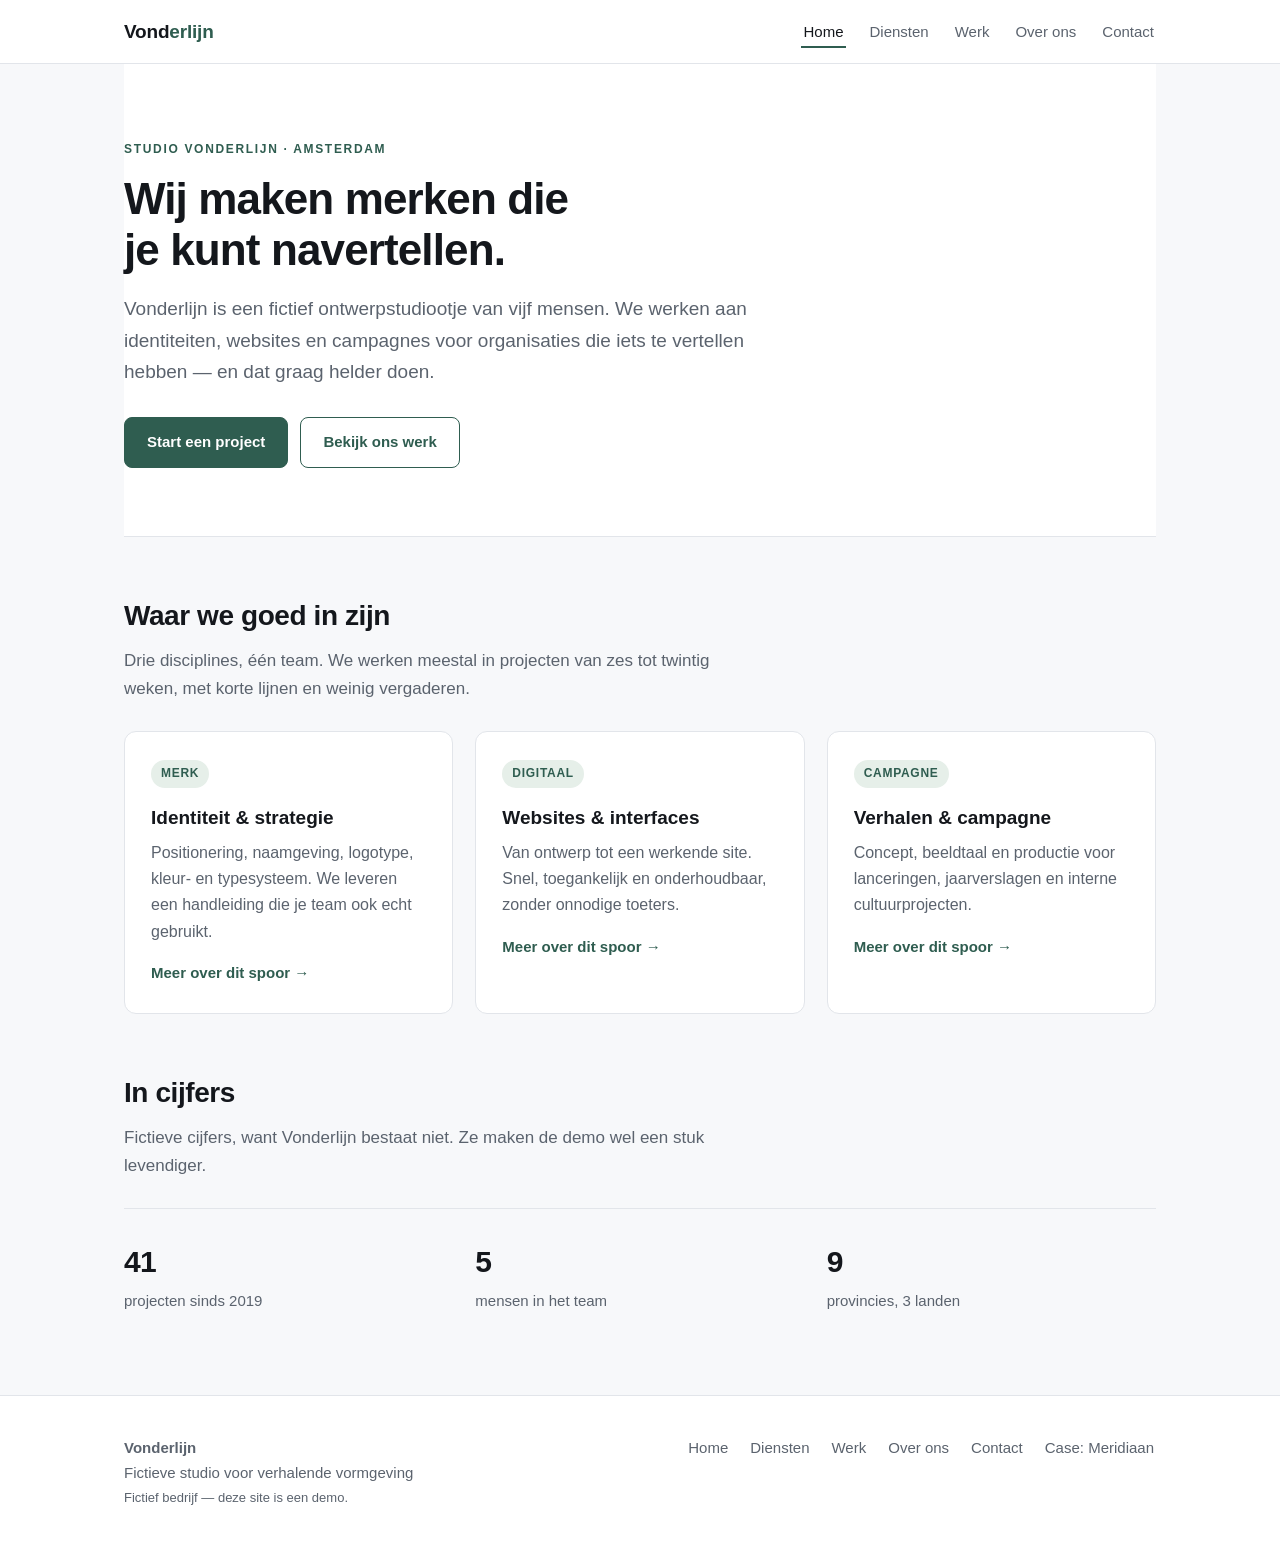
<file: index.html>
<!DOCTYPE html>
<html lang="nl">
<head>
<meta charset="utf-8">
<meta name="viewport" content="width=device-width, initial-scale=1">
<title>Home &middot; Vonderlijn</title>
<meta name="description" content="Fictieve studio voor verhalende vormgeving.">
<link rel="stylesheet" href="styles.css">
</head>
<body>
<header class="site">
  <div class="wrap">
    <a class="brand" href="index.html">Vond<span>erlijn</span></a>
    <nav aria-label="Hoofdmenu">
      <ul>
        <li><a href="index.html" aria-current="page">Home</a></li>
        <li><a href="diensten.html">Diensten</a></li>
        <li><a href="werk.html">Werk</a></li>
        <li><a href="over.html">Over ons</a></li>
        <li><a href="contact.html">Contact</a></li>
      </ul>
    </nav>
  </div>
</header>
<main>
<div class="wrap">
<section class="hero" style="margin:-60px 0 56px;padding:76px 0 68px;">
  <p class="eyebrow">Studio Vonderlijn &middot; Amsterdam</p>
  <h1>Wij maken merken die je kunt navertellen.</h1>
  <p class="lead">Vonderlijn is een fictief ontwerpstudiootje van vijf mensen. We werken aan
  identiteiten, websites en campagnes voor organisaties die iets te vertellen hebben &mdash;
  en dat graag helder doen.</p>
  <div class="btnrow">
    <a class="btn" href="contact.html">Start een project</a>
    <a class="btn ghost" href="werk.html">Bekijk ons werk</a>
  </div>
</section>

<section>
  <h2>Waar we goed in zijn</h2>
  <p class="sectionintro">Drie disciplines, één team. We werken meestal in projecten van
  zes tot twintig weken, met korte lijnen en weinig vergaderen.</p>
  <div class="grid three">
    <article class="card">
      <span class="tag">Merk</span>
      <h3>Identiteit &amp; strategie</h3>
      <p>Positionering, naamgeving, logotype, kleur- en typesysteem. We leveren een
      handleiding die je team ook echt gebruikt.</p>
      <a class="more" href="diensten.html">Meer over dit spoor &rarr;</a>
    </article>
    <article class="card">
      <span class="tag">Digitaal</span>
      <h3>Websites &amp; interfaces</h3>
      <p>Van ontwerp tot een werkende site. Snel, toegankelijk en onderhoudbaar,
      zonder onnodige toeters.</p>
      <a class="more" href="diensten.html">Meer over dit spoor &rarr;</a>
    </article>
    <article class="card">
      <span class="tag">Campagne</span>
      <h3>Verhalen &amp; campagne</h3>
      <p>Concept, beeldtaal en productie voor lanceringen, jaarverslagen en
      interne cultuurprojecten.</p>
      <a class="more" href="diensten.html">Meer over dit spoor &rarr;</a>
    </article>
  </div>
</section>

<section>
  <h2>In cijfers</h2>
  <p class="sectionintro">Fictieve cijfers, want Vonderlijn bestaat niet. Ze maken de demo
  wel een stuk levendiger.</p>
  <div class="stats">
    <div class="stat"><strong>41</strong><span>projecten sinds 2019</span></div>
    <div class="stat"><strong>5</strong><span>mensen in het team</span></div>
    <div class="stat"><strong>9</strong><span>provincies, 3 landen</span></div>
  </div>
</section>
</div>
</main>
<footer class="site">
  <div class="wrap">
    <div>
      <strong>Vonderlijn</strong><br>
      Fictieve studio voor verhalende vormgeving<br>
      <span style="font-size:13px">Fictief bedrijf &mdash; deze site is een demo.</span>
    </div>
    <nav aria-label="Voetmenu">
      <ul>
        <li><a href="index.html">Home</a></li>
        <li><a href="diensten.html">Diensten</a></li>
        <li><a href="werk.html">Werk</a></li>
        <li><a href="over.html">Over ons</a></li>
        <li><a href="contact.html">Contact</a></li>
        <li><a href="case-meridiaan.html">Case: Meridiaan</a></li>
      </ul>
    </nav>
  </div>
</footer>
</body>
</html>
</file>
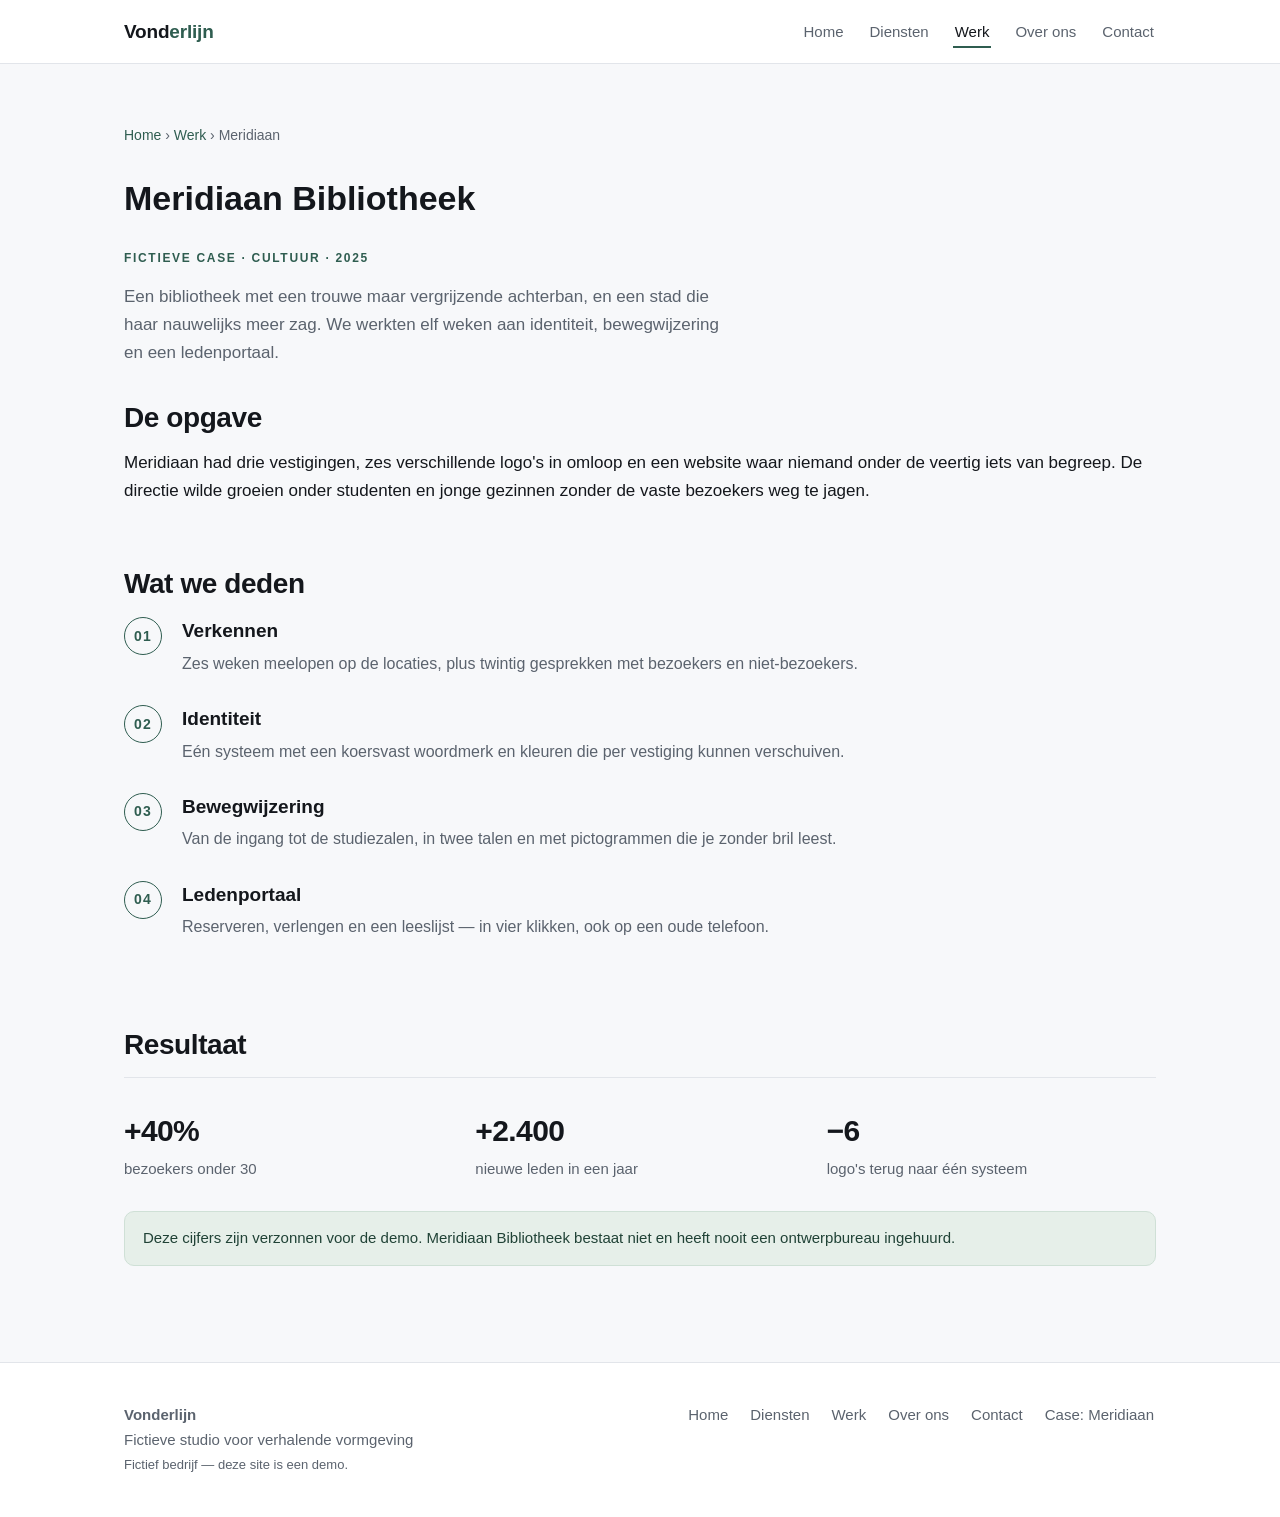
<file: case-meridiaan.html>
<!DOCTYPE html>
<html lang="nl">
<head>
<meta charset="utf-8">
<meta name="viewport" content="width=device-width, initial-scale=1">
<title>Case: Meridiaan Bibliotheek &middot; Vonderlijn</title>
<meta name="description" content="Fictieve case over de Meridiaan Bibliotheek.">
<link rel="stylesheet" href="styles.css">
</head>
<body>
<header class="site">
  <div class="wrap">
    <a class="brand" href="index.html">Vond<span>erlijn</span></a>
    <nav aria-label="Hoofdmenu">
      <ul>
        <li><a href="index.html">Home</a></li>
        <li><a href="diensten.html">Diensten</a></li>
        <li><a href="werk.html" aria-current="page">Werk</a></li>
        <li><a href="over.html">Over ons</a></li>
        <li><a href="contact.html">Contact</a></li>
      </ul>
    </nav>
  </div>
</header>
<main>
<div class="wrap">

<p class="crumb"><a href="index.html">Home</a> &rsaquo; <a href="werk.html">Werk</a> &rsaquo; Meridiaan</p>
<h1>Meridiaan Bibliotheek</h1>
<p class="eyebrow">Fictieve case &middot; Cultuur &middot; 2025</p>
<p class="sectionintro">Een bibliotheek met een trouwe maar vergrijzende achterban,
en een stad die haar nauwelijks meer zag. We werkten elf weken aan identiteit,
bewegwijzering en een ledenportaal.</p>

<section>
  <h2>De opgave</h2>
  <p>Meridiaan had drie vestigingen, zes verschillende logo's in omloop en een
  website waar niemand onder de veertig iets van begreep. De directie wilde groeien
  onder studenten en jonge gezinnen zonder de vaste bezoekers weg te jagen.</p>
</section>

<section>
  <h2>Wat we deden</h2>
  <ol class="steps">
    <li><h3>Verkennen</h3><p>Zes weken meelopen op de locaties, plus twintig gesprekken met bezoekers en niet-bezoekers.</p></li>
    <li><h3>Identiteit</h3><p>Eén systeem met een koersvast woordmerk en kleuren die per vestiging kunnen verschuiven.</p></li>
    <li><h3>Bewegwijzering</h3><p>Van de ingang tot de studiezalen, in twee talen en met pictogrammen die je zonder bril leest.</p></li>
    <li><h3>Ledenportaal</h3><p>Reserveren, verlengen en een leeslijst &mdash; in vier klikken, ook op een oude telefoon.</p></li>
  </ol>
</section>

<section>
  <h2>Resultaat</h2>
  <div class="stats" style="margin-bottom:28px">
    <div class="stat"><strong>+40%</strong><span>bezoekers onder 30</span></div>
    <div class="stat"><strong>+2.400</strong><span>nieuwe leden in een jaar</span></div>
    <div class="stat"><strong>&minus;6</strong><span>logo's terug naar één systeem</span></div>
  </div>
  <p class="notice">Deze cijfers zijn verzonnen voor de demo. Meridiaan Bibliotheek
  bestaat niet en heeft nooit een ontwerpbureau ingehuurd.</p>
</section>

</div>
</main>
<footer class="site">
  <div class="wrap">
    <div>
      <strong>Vonderlijn</strong><br>
      Fictieve studio voor verhalende vormgeving<br>
      <span style="font-size:13px">Fictief bedrijf &mdash; deze site is een demo.</span>
    </div>
    <nav aria-label="Voetmenu">
      <ul>
        <li><a href="index.html">Home</a></li>
        <li><a href="diensten.html">Diensten</a></li>
        <li><a href="werk.html">Werk</a></li>
        <li><a href="over.html">Over ons</a></li>
        <li><a href="contact.html">Contact</a></li>
        <li><a href="case-meridiaan.html">Case: Meridiaan</a></li>
      </ul>
    </nav>
  </div>
</footer>
</body>
</html>
</file>
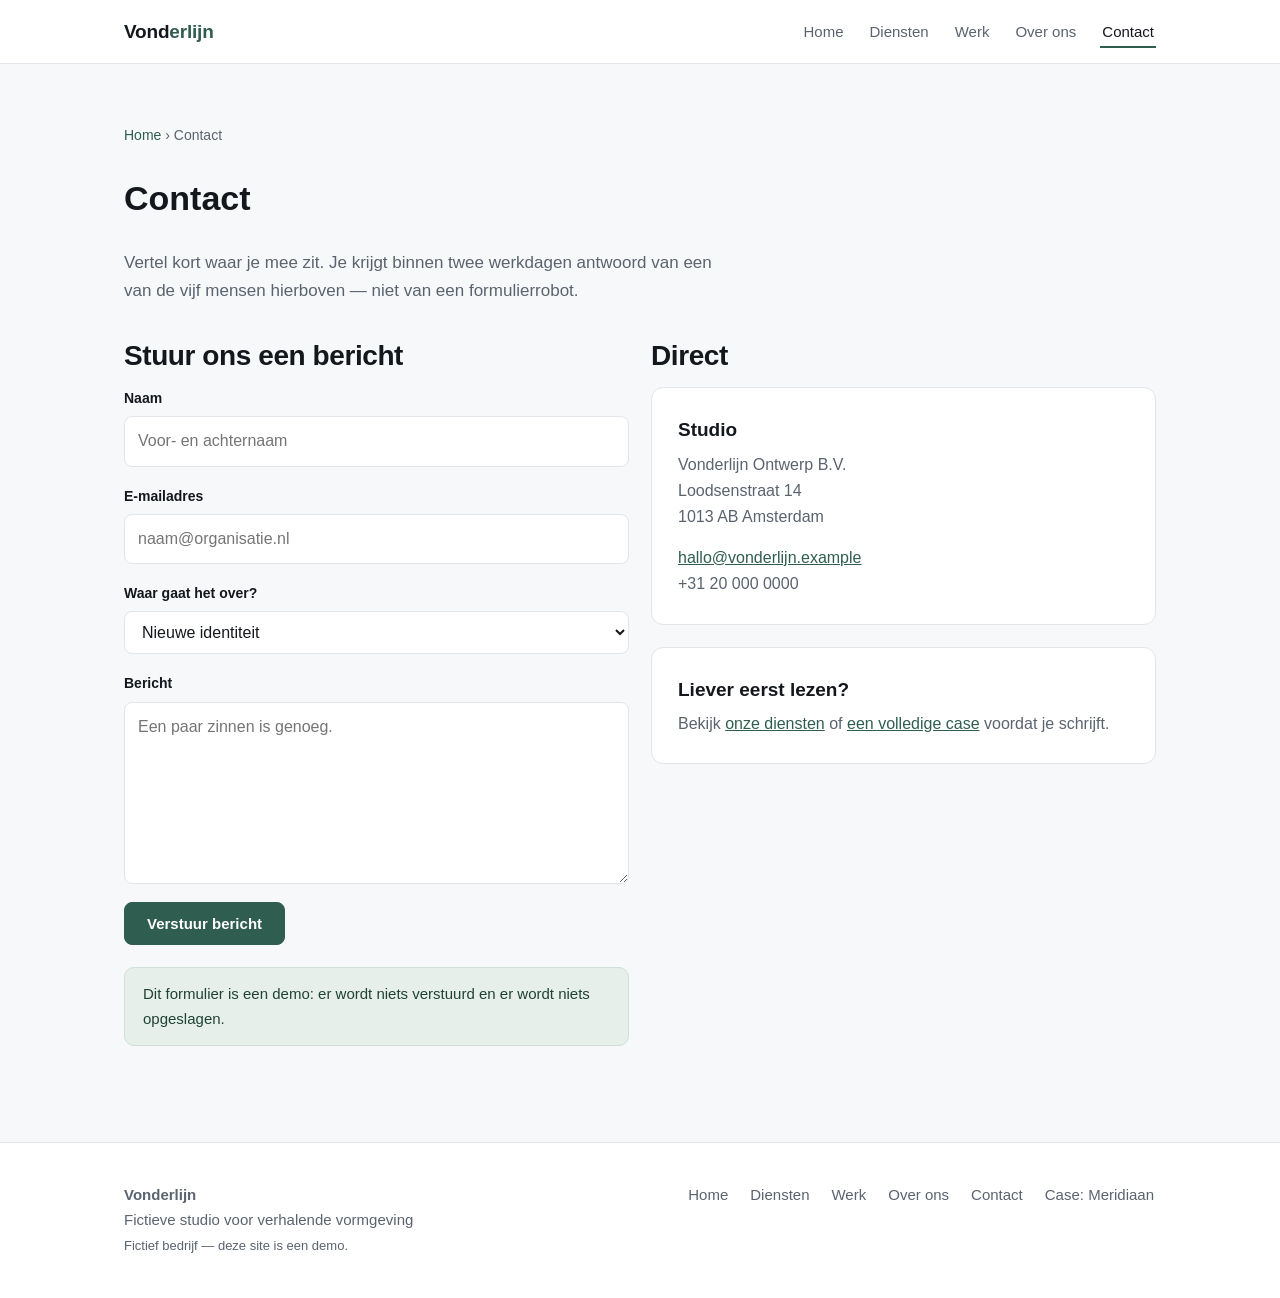
<file: contact.html>
<!DOCTYPE html>
<html lang="nl">
<head>
<meta charset="utf-8">
<meta name="viewport" content="width=device-width, initial-scale=1">
<title>Contact &middot; Vonderlijn</title>
<meta name="description" content="Neem contact op met Studio Vonderlijn.">
<link rel="stylesheet" href="styles.css">
</head>
<body>
<header class="site">
  <div class="wrap">
    <a class="brand" href="index.html">Vond<span>erlijn</span></a>
    <nav aria-label="Hoofdmenu">
      <ul>
        <li><a href="index.html">Home</a></li>
        <li><a href="diensten.html">Diensten</a></li>
        <li><a href="werk.html">Werk</a></li>
        <li><a href="over.html">Over ons</a></li>
        <li><a href="contact.html" aria-current="page">Contact</a></li>
      </ul>
    </nav>
  </div>
</header>
<main>
<div class="wrap">

<p class="crumb"><a href="index.html">Home</a> &rsaquo; Contact</p>
<h1>Contact</h1>
<p class="sectionintro">Vertel kort waar je mee zit. Je krijgt binnen twee werkdagen
antwoord van een van de vijf mensen hierboven &mdash; niet van een formulierrobot.</p>

<section>
  <div class="grid two">
    <div>
      <h2>Stuur ons een bericht</h2>
      <form action="contact.html" method="get">
        <div class="formrow">
          <label for="naam">Naam</label>
          <input id="naam" name="naam" type="text" placeholder="Voor- en achternaam">
        </div>
        <div class="formrow">
          <label for="email">E-mailadres</label>
          <input id="email" name="email" type="email" placeholder="naam@organisatie.nl">
        </div>
        <div class="formrow">
          <label for="onderwerp">Waar gaat het over?</label>
          <select id="onderwerp" name="onderwerp">
            <option>Nieuwe identiteit</option>
            <option>Website of interface</option>
            <option>Campagne</option>
            <option>Iets anders</option>
          </select>
        </div>
        <div class="formrow">
          <label for="bericht">Bericht</label>
          <textarea id="bericht" name="bericht" rows="6" placeholder="Een paar zinnen is genoeg."></textarea>
        </div>
        <button class="btn" type="submit">Verstuur bericht</button>
      </form>
      <p class="notice" style="margin-top:22px">Dit formulier is een demo: er wordt
      niets verstuurd en er wordt niets opgeslagen.</p>
    </div>

    <div>
      <h2>Direct</h2>
      <div class="card" style="margin-bottom:22px">
        <h3>Studio</h3>
        <p>Vonderlijn Ontwerp B.V.<br>
        Loodsenstraat 14<br>
        1013 AB Amsterdam</p>
        <p><a href="mailto:hallo@vonderlijn.example">hallo@vonderlijn.example</a><br>
        +31 20 000 0000</p>
      </div>
      <div class="card">
        <h3>Liever eerst lezen?</h3>
        <p>Bekijk <a href="diensten.html">onze diensten</a> of
        <a href="case-meridiaan.html">een volledige case</a> voordat je schrijft.</p>
      </div>
    </div>
  </div>
</section>

</div>
</main>
<footer class="site">
  <div class="wrap">
    <div>
      <strong>Vonderlijn</strong><br>
      Fictieve studio voor verhalende vormgeving<br>
      <span style="font-size:13px">Fictief bedrijf &mdash; deze site is een demo.</span>
    </div>
    <nav aria-label="Voetmenu">
      <ul>
        <li><a href="index.html">Home</a></li>
        <li><a href="diensten.html">Diensten</a></li>
        <li><a href="werk.html">Werk</a></li>
        <li><a href="over.html">Over ons</a></li>
        <li><a href="contact.html">Contact</a></li>
        <li><a href="case-meridiaan.html">Case: Meridiaan</a></li>
      </ul>
    </nav>
  </div>
</footer>
</body>
</html>
</file>
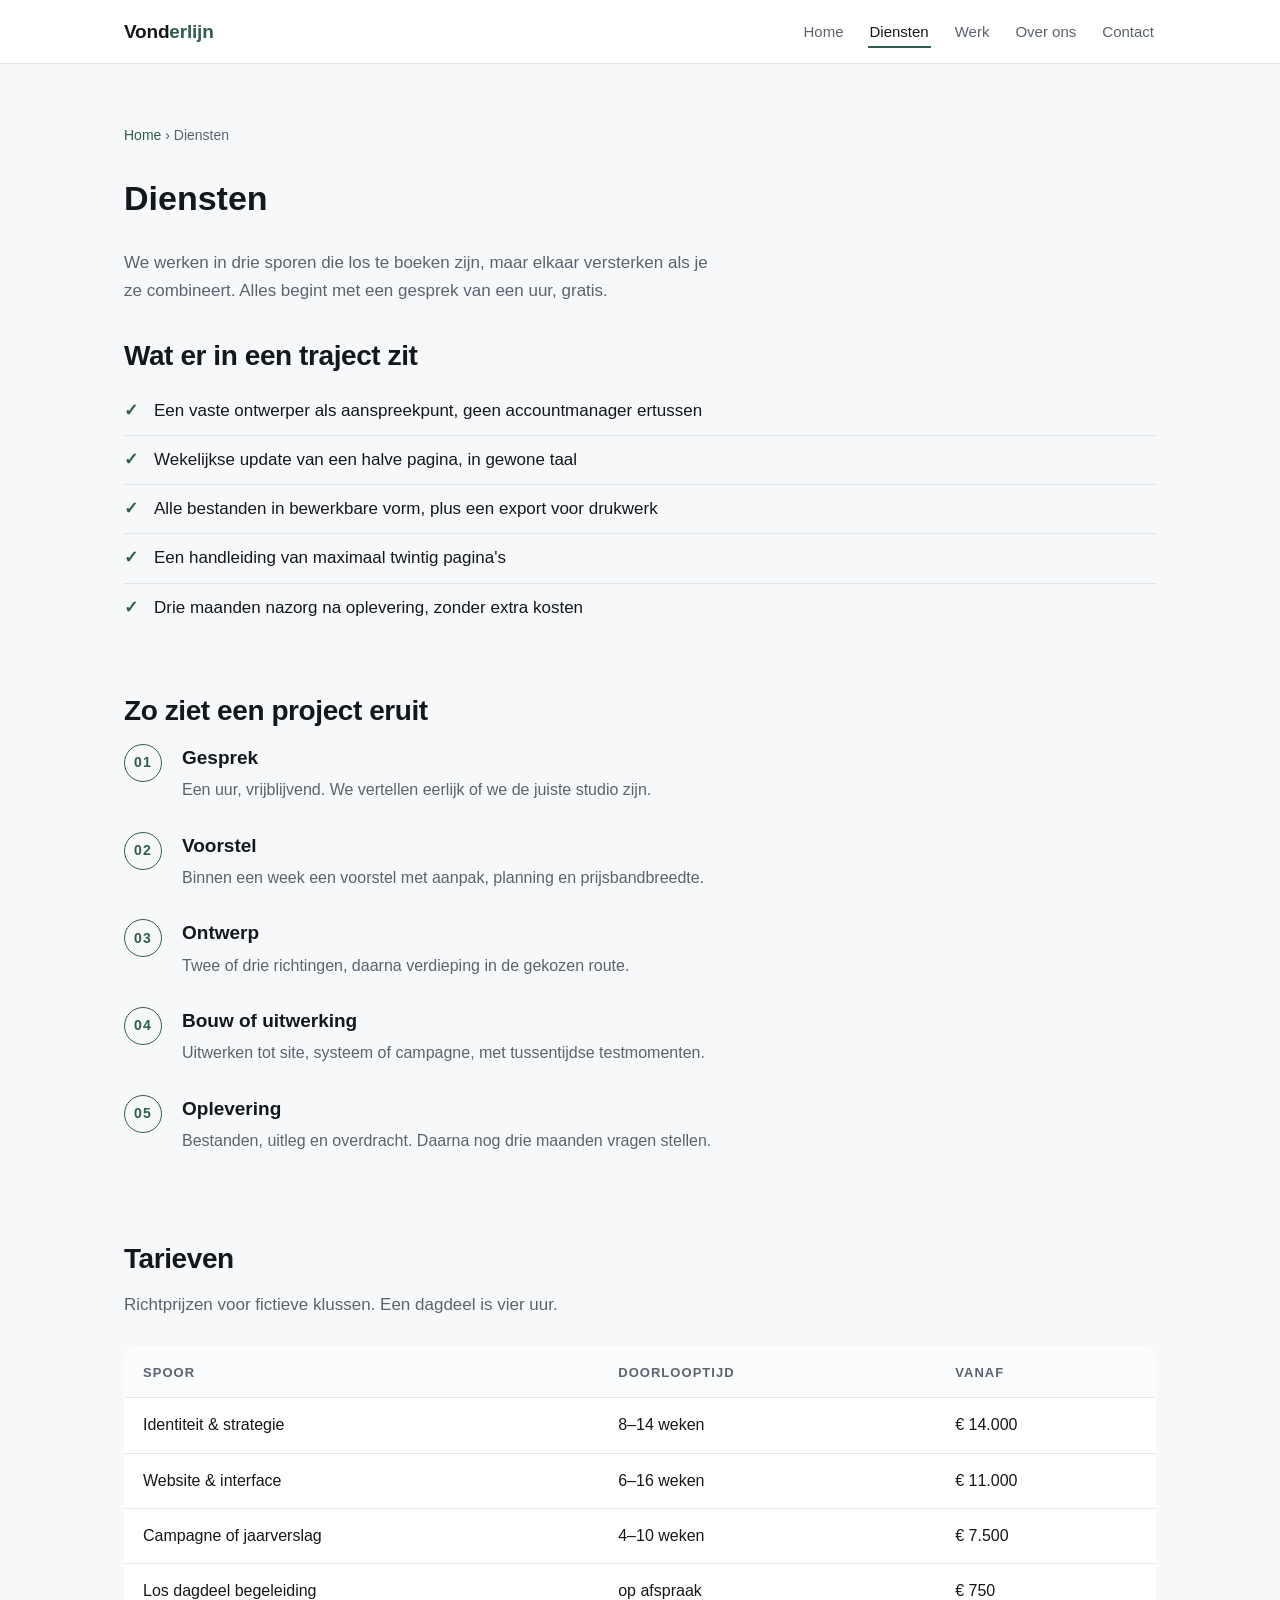
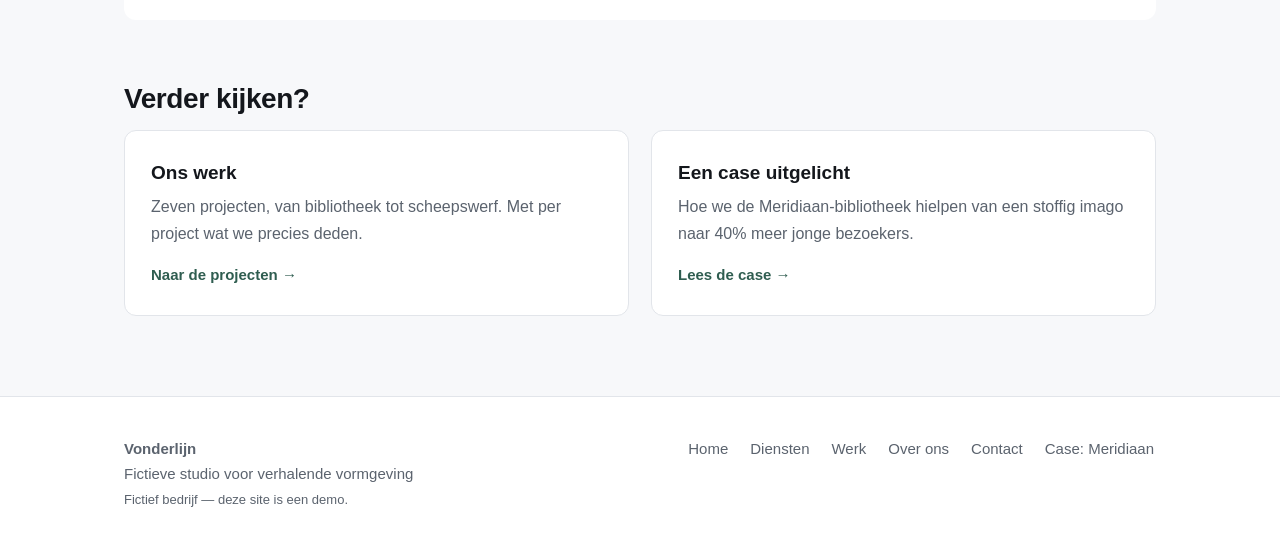
<file: diensten.html>
<!DOCTYPE html>
<html lang="nl">
<head>
<meta charset="utf-8">
<meta name="viewport" content="width=device-width, initial-scale=1">
<title>Diensten &middot; Vonderlijn</title>
<meta name="description" content="Diensten en werkwijze van Studio Vonderlijn.">
<link rel="stylesheet" href="styles.css">
</head>
<body>
<header class="site">
  <div class="wrap">
    <a class="brand" href="index.html">Vond<span>erlijn</span></a>
    <nav aria-label="Hoofdmenu">
      <ul>
        <li><a href="index.html">Home</a></li>
        <li><a href="diensten.html" aria-current="page">Diensten</a></li>
        <li><a href="werk.html">Werk</a></li>
        <li><a href="over.html">Over ons</a></li>
        <li><a href="contact.html">Contact</a></li>
      </ul>
    </nav>
  </div>
</header>
<main>
<div class="wrap">

<p class="crumb"><a href="index.html">Home</a> &rsaquo; Diensten</p>
<h1>Diensten</h1>
<p class="sectionintro">We werken in drie sporen die los te boeken zijn, maar elkaar
versterken als je ze combineert. Alles begint met een gesprek van een uur, gratis.</p>

<section>
  <h2>Wat er in een traject zit</h2>
  <ul class="checklist">
    <li>Een vaste ontwerper als aanspreekpunt, geen accountmanager ertussen</li>
    <li>Wekelijkse update van een halve pagina, in gewone taal</li>
    <li>Alle bestanden in bewerkbare vorm, plus een export voor drukwerk</li>
    <li>Een handleiding van maximaal twintig pagina's</li>
    <li>Drie maanden nazorg na oplevering, zonder extra kosten</li>
  </ul>
</section>

<section>
  <h2>Zo ziet een project eruit</h2>
  <ol class="steps">
    <li><h3>Gesprek</h3><p>Een uur, vrijblijvend. We vertellen eerlijk of we de juiste studio zijn.</p></li>
    <li><h3>Voorstel</h3><p>Binnen een week een voorstel met aanpak, planning en prijsbandbreedte.</p></li>
    <li><h3>Ontwerp</h3><p>Twee of drie richtingen, daarna verdieping in de gekozen route.</p></li>
    <li><h3>Bouw of uitwerking</h3><p>Uitwerken tot site, systeem of campagne, met tussentijdse testmomenten.</p></li>
    <li><h3>Oplevering</h3><p>Bestanden, uitleg en overdracht. Daarna nog drie maanden vragen stellen.</p></li>
  </ol>
</section>

<section>
  <h2>Tarieven</h2>
  <p class="sectionintro">Richtprijzen voor fictieve klussen. Een dagdeel is vier uur.</p>
  <table>
    <thead><tr><th>Spoor</th><th>Doorlooptijd</th><th>Vanaf</th></tr></thead>
    <tbody>
      <tr><td>Identiteit &amp; strategie</td><td>8&ndash;14 weken</td><td>&euro; 14.000</td></tr>
      <tr><td>Website &amp; interface</td><td>6&ndash;16 weken</td><td>&euro; 11.000</td></tr>
      <tr><td>Campagne of jaarverslag</td><td>4&ndash;10 weken</td><td>&euro; 7.500</td></tr>
      <tr><td>Los dagdeel begeleiding</td><td>op afspraak</td><td>&euro; 750</td></tr>
    </tbody>
  </table>
</section>

<section>
  <h2>Verder kijken?</h2>
  <div class="grid two">
    <article class="card">
      <h3>Ons werk</h3>
      <p>Zeven projecten, van bibliotheek tot scheepswerf. Met per project wat we
      precies deden.</p>
      <a class="more" href="werk.html">Naar de projecten &rarr;</a>
    </article>
    <article class="card">
      <h3>Een case uitgelicht</h3>
      <p>Hoe we de Meridiaan-bibliotheek hielpen van een stoffig imago naar
      40% meer jonge bezoekers.</p>
      <a class="more" href="case-meridiaan.html">Lees de case &rarr;</a>
    </article>
  </div>
</section>

</div>
</main>
<footer class="site">
  <div class="wrap">
    <div>
      <strong>Vonderlijn</strong><br>
      Fictieve studio voor verhalende vormgeving<br>
      <span style="font-size:13px">Fictief bedrijf &mdash; deze site is een demo.</span>
    </div>
    <nav aria-label="Voetmenu">
      <ul>
        <li><a href="index.html">Home</a></li>
        <li><a href="diensten.html">Diensten</a></li>
        <li><a href="werk.html">Werk</a></li>
        <li><a href="over.html">Over ons</a></li>
        <li><a href="contact.html">Contact</a></li>
        <li><a href="case-meridiaan.html">Case: Meridiaan</a></li>
      </ul>
    </nav>
  </div>
</footer>
</body>
</html>
</file>
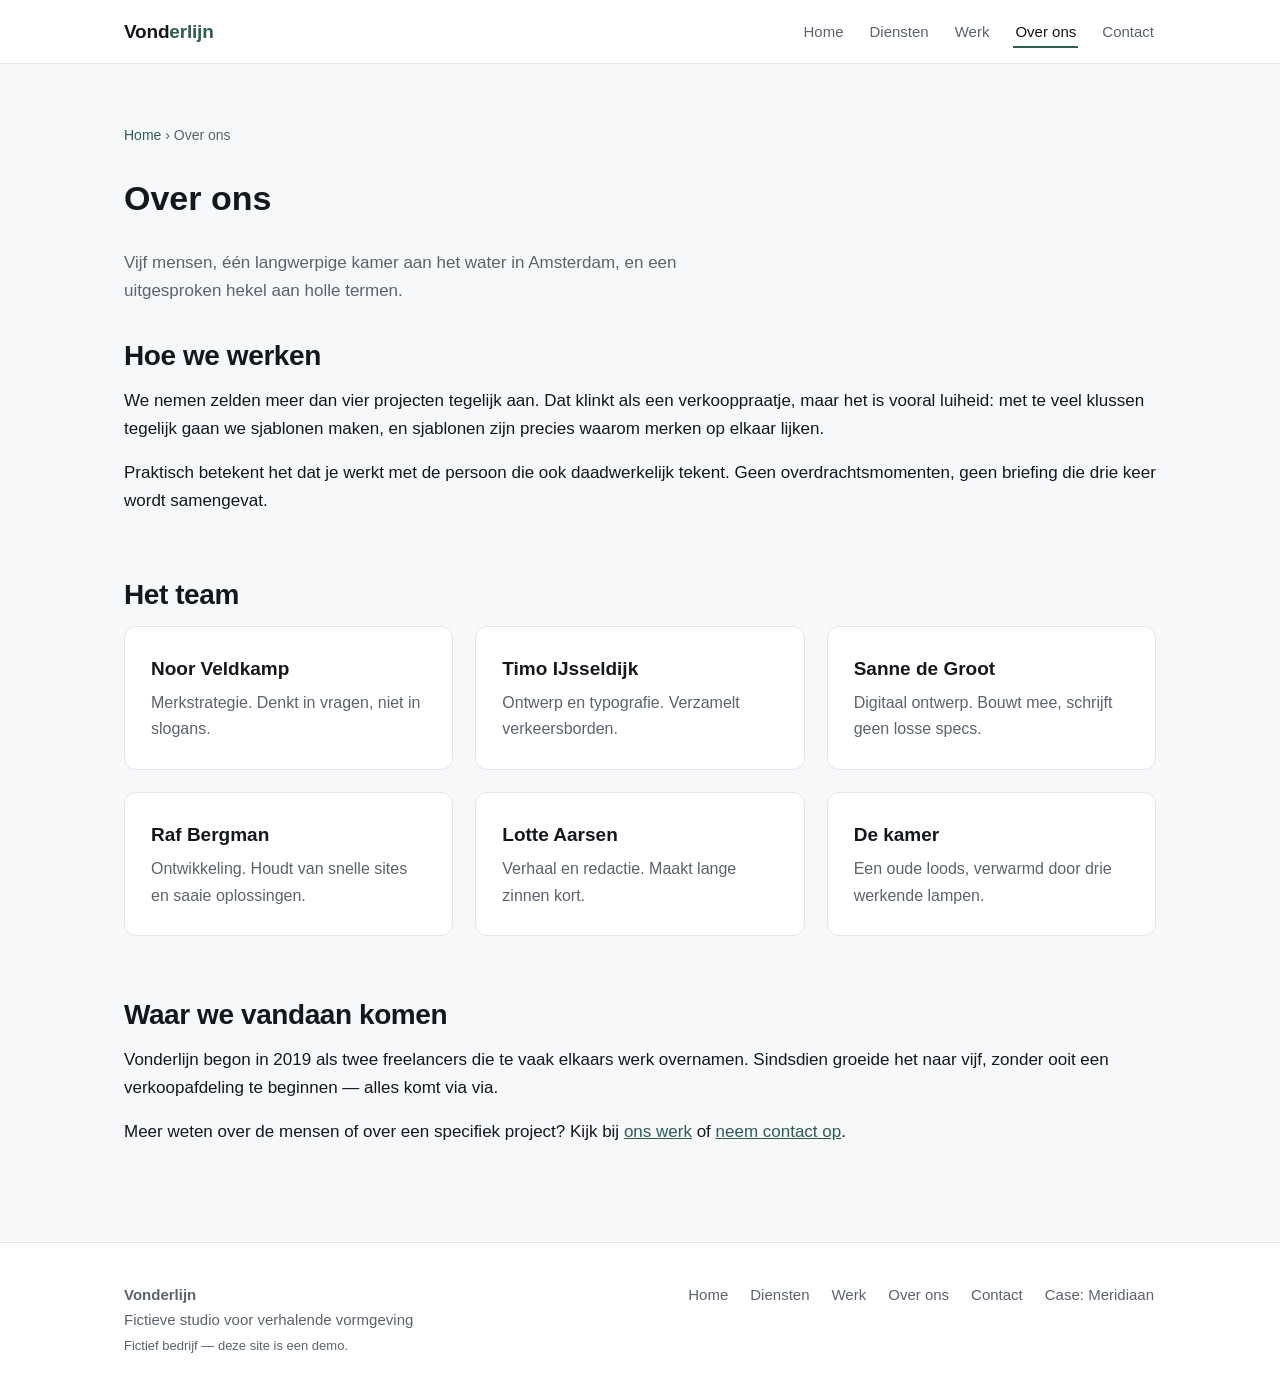
<file: over.html>
<!DOCTYPE html>
<html lang="nl">
<head>
<meta charset="utf-8">
<meta name="viewport" content="width=device-width, initial-scale=1">
<title>Over ons &middot; Vonderlijn</title>
<meta name="description" content="Het fictieve team achter Studio Vonderlijn.">
<link rel="stylesheet" href="styles.css">
</head>
<body>
<header class="site">
  <div class="wrap">
    <a class="brand" href="index.html">Vond<span>erlijn</span></a>
    <nav aria-label="Hoofdmenu">
      <ul>
        <li><a href="index.html">Home</a></li>
        <li><a href="diensten.html">Diensten</a></li>
        <li><a href="werk.html">Werk</a></li>
        <li><a href="over.html" aria-current="page">Over ons</a></li>
        <li><a href="contact.html">Contact</a></li>
      </ul>
    </nav>
  </div>
</header>
<main>
<div class="wrap">

<p class="crumb"><a href="index.html">Home</a> &rsaquo; Over ons</p>
<h1>Over ons</h1>
<p class="sectionintro">Vijf mensen, één langwerpige kamer aan het water in Amsterdam,
en een uitgesproken hekel aan holle termen.</p>

<section>
  <h2>Hoe we werken</h2>
  <p>We nemen zelden meer dan vier projecten tegelijk aan. Dat klinkt als een
  verkooppraatje, maar het is vooral luiheid: met te veel klussen tegelijk gaan we
  sjablonen maken, en sjablonen zijn precies waarom merken op elkaar lijken.</p>
  <p>Praktisch betekent het dat je werkt met de persoon die ook daadwerkelijk tekent.
  Geen overdrachtsmomenten, geen briefing die drie keer wordt samengevat.</p>
</section>

<section>
  <h2>Het team</h2>
  <div class="grid three">
    <article class="card"><h3>Noor Veldkamp</h3><p>Merkstrategie. Denkt in vragen, niet in slogans.</p></article>
    <article class="card"><h3>Timo IJsseldijk</h3><p>Ontwerp en typografie. Verzamelt verkeersborden.</p></article>
    <article class="card"><h3>Sanne de Groot</h3><p>Digitaal ontwerp. Bouwt mee, schrijft geen losse specs.</p></article>
    <article class="card"><h3>Raf Bergman</h3><p>Ontwikkeling. Houdt van snelle sites en saaie oplossingen.</p></article>
    <article class="card"><h3>Lotte Aarsen</h3><p>Verhaal en redactie. Maakt lange zinnen kort.</p></article>
    <article class="card"><h3>De kamer</h3><p>Een oude loods, verwarmd door drie werkende lampen.</p></article>
  </div>
</section>

<section>
  <h2>Waar we vandaan komen</h2>
  <p>Vonderlijn begon in 2019 als twee freelancers die te vaak elkaars werk
  overnamen. Sindsdien groeide het naar vijf, zonder ooit een verkoopafdeling te
  beginnen &mdash; alles komt via via.</p>
  <p>Meer weten over de mensen of over een specifiek project? Kijk bij
  <a href="werk.html">ons werk</a> of <a href="contact.html">neem contact op</a>.</p>
</section>

</div>
</main>
<footer class="site">
  <div class="wrap">
    <div>
      <strong>Vonderlijn</strong><br>
      Fictieve studio voor verhalende vormgeving<br>
      <span style="font-size:13px">Fictief bedrijf &mdash; deze site is een demo.</span>
    </div>
    <nav aria-label="Voetmenu">
      <ul>
        <li><a href="index.html">Home</a></li>
        <li><a href="diensten.html">Diensten</a></li>
        <li><a href="werk.html">Werk</a></li>
        <li><a href="over.html">Over ons</a></li>
        <li><a href="contact.html">Contact</a></li>
        <li><a href="case-meridiaan.html">Case: Meridiaan</a></li>
      </ul>
    </nav>
  </div>
</footer>
</body>
</html>
</file>
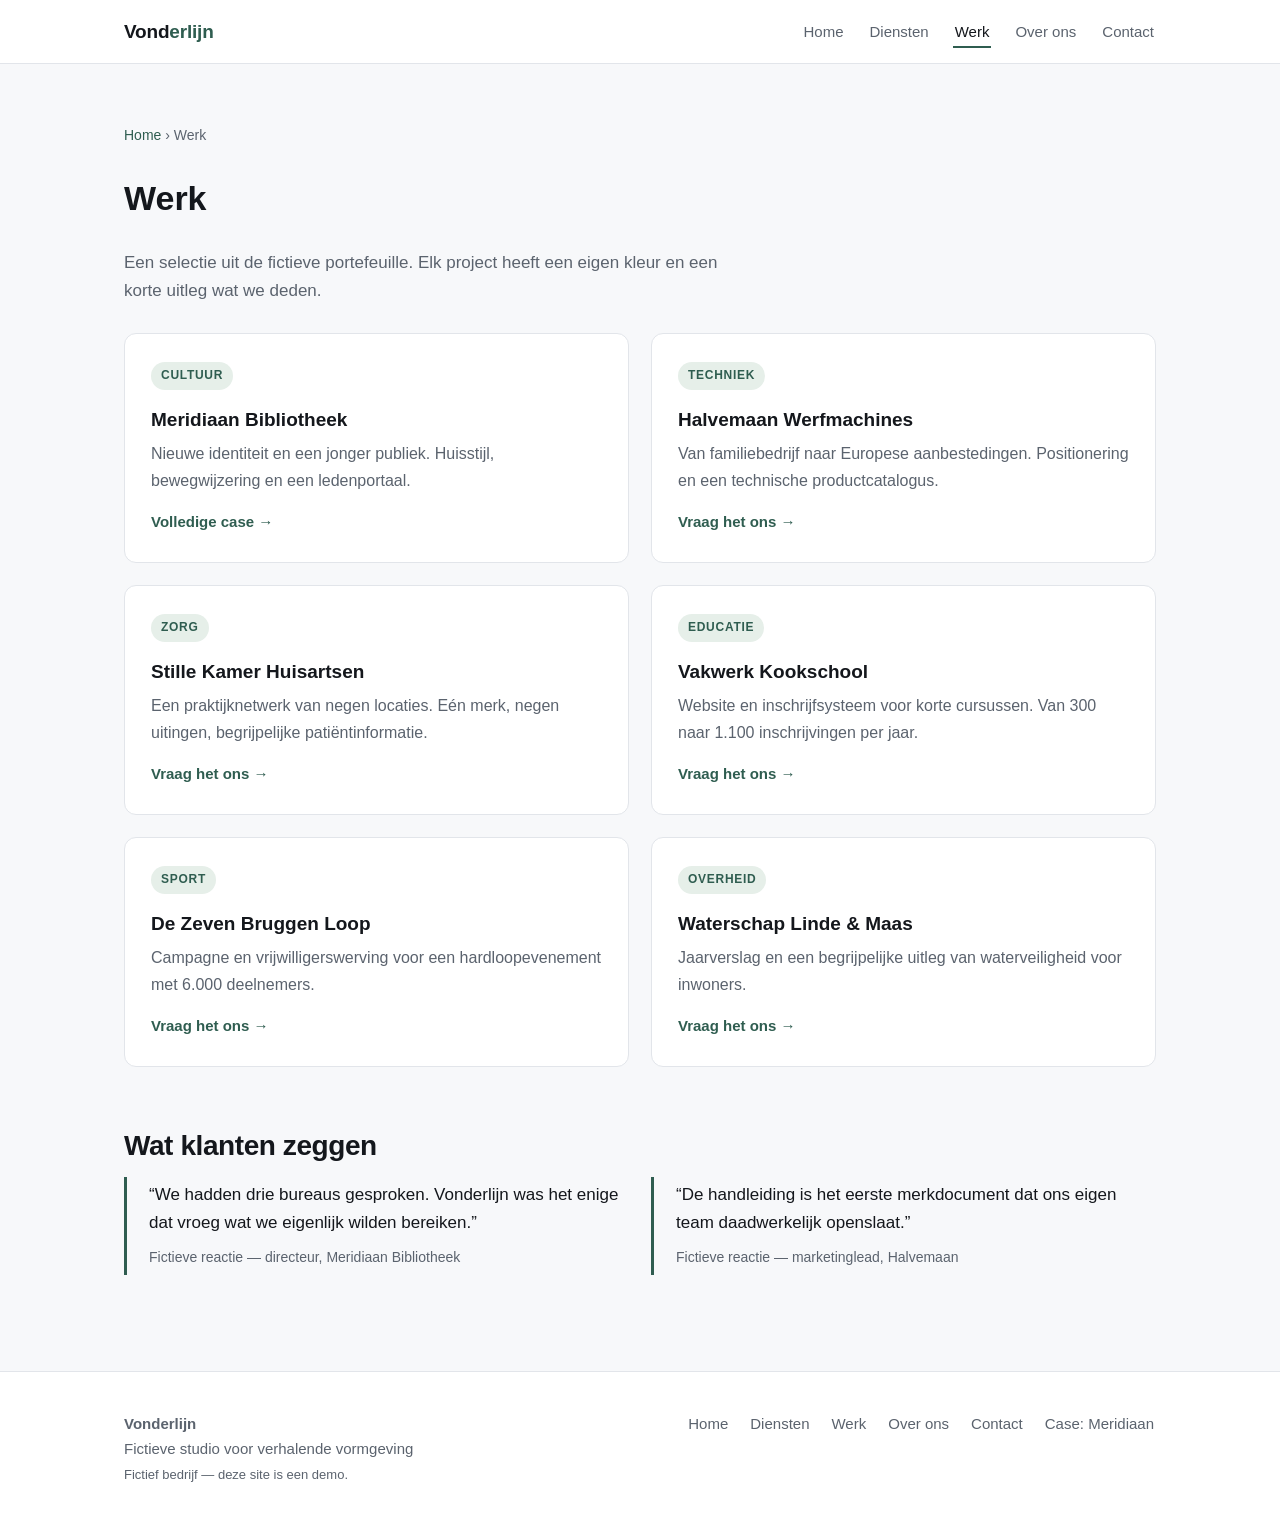
<file: werk.html>
<!DOCTYPE html>
<html lang="nl">
<head>
<meta charset="utf-8">
<meta name="viewport" content="width=device-width, initial-scale=1">
<title>Werk &middot; Vonderlijn</title>
<meta name="description" content="Zeven fictieve projecten van Studio Vonderlijn.">
<link rel="stylesheet" href="styles.css">
</head>
<body>
<header class="site">
  <div class="wrap">
    <a class="brand" href="index.html">Vond<span>erlijn</span></a>
    <nav aria-label="Hoofdmenu">
      <ul>
        <li><a href="index.html">Home</a></li>
        <li><a href="diensten.html">Diensten</a></li>
        <li><a href="werk.html" aria-current="page">Werk</a></li>
        <li><a href="over.html">Over ons</a></li>
        <li><a href="contact.html">Contact</a></li>
      </ul>
    </nav>
  </div>
</header>
<main>
<div class="wrap">

<p class="crumb"><a href="index.html">Home</a> &rsaquo; Werk</p>
<h1>Werk</h1>
<p class="sectionintro">Een selectie uit de fictieve portefeuille. Elk project heeft
een eigen kleur en een korte uitleg wat we deden.</p>

<section>
  <div class="grid two">
    <article class="card">
      <span class="tag">Cultuur</span>
      <h3>Meridiaan Bibliotheek</h3>
      <p>Nieuwe identiteit en een jonger publiek. Huisstijl, bewegwijzering en
      een ledenportaal.</p>
      <a class="more" href="case-meridiaan.html">Volledige case &rarr;</a>
    </article>
    <article class="card">
      <span class="tag">Techniek</span>
      <h3>Halvemaan Werfmachines</h3>
      <p>Van familiebedrijf naar Europese aanbestedingen. Positionering en
      een technische productcatalogus.</p>
      <a class="more" href="contact.html">Vraag het ons &rarr;</a>
    </article>
    <article class="card">
      <span class="tag">Zorg</span>
      <h3>Stille Kamer Huisartsen</h3>
      <p>Een praktijknetwerk van negen locaties. Eén merk, negen uitingen,
      begrijpelijke patiëntinformatie.</p>
      <a class="more" href="contact.html">Vraag het ons &rarr;</a>
    </article>
    <article class="card">
      <span class="tag">Educatie</span>
      <h3>Vakwerk Kookschool</h3>
      <p>Website en inschrijfsysteem voor korte cursussen. Van 300 naar
      1.100 inschrijvingen per jaar.</p>
      <a class="more" href="contact.html">Vraag het ons &rarr;</a>
    </article>
    <article class="card">
      <span class="tag">Sport</span>
      <h3>De Zeven Bruggen Loop</h3>
      <p>Campagne en vrijwilligerswerving voor een hardloopevenement met
      6.000 deelnemers.</p>
      <a class="more" href="contact.html">Vraag het ons &rarr;</a>
    </article>
    <article class="card">
      <span class="tag">Overheid</span>
      <h3>Waterschap Linde &amp; Maas</h3>
      <p>Jaarverslag en een begrijpelijke uitleg van waterveiligheid voor
      inwoners.</p>
      <a class="more" href="contact.html">Vraag het ons &rarr;</a>
    </article>
  </div>
</section>

<section>
  <h2>Wat klanten zeggen</h2>
  <div class="grid two">
    <blockquote class="quote">
      <p>&ldquo;We hadden drie bureaus gesproken. Vonderlijn was het enige dat
      vroeg wat we eigenlijk wilden bereiken.&rdquo;</p>
      <cite>Fictieve reactie &mdash; directeur, Meridiaan Bibliotheek</cite>
    </blockquote>
    <blockquote class="quote">
      <p>&ldquo;De handleiding is het eerste merkdocument dat ons eigen team
      daadwerkelijk openslaat.&rdquo;</p>
      <cite>Fictieve reactie &mdash; marketinglead, Halvemaan</cite>
    </blockquote>
  </div>
</section>

</div>
</main>
<footer class="site">
  <div class="wrap">
    <div>
      <strong>Vonderlijn</strong><br>
      Fictieve studio voor verhalende vormgeving<br>
      <span style="font-size:13px">Fictief bedrijf &mdash; deze site is een demo.</span>
    </div>
    <nav aria-label="Voetmenu">
      <ul>
        <li><a href="index.html">Home</a></li>
        <li><a href="diensten.html">Diensten</a></li>
        <li><a href="werk.html">Werk</a></li>
        <li><a href="over.html">Over ons</a></li>
        <li><a href="contact.html">Contact</a></li>
        <li><a href="case-meridiaan.html">Case: Meridiaan</a></li>
      </ul>
    </nav>
  </div>
</footer>
</body>
</html>
</file>
<file: styles.css>
:root{
  --ink:#14171c; --muted:#5b636e; --line:#e2e5ea; --bg:#f7f8fa;
  --accent:#2f5d50; --accent-soft:#e6efe9; --max:1080px;
}
*{box-sizing:border-box;}
html{scroll-behavior:smooth;}
body{margin:0;background:var(--bg);color:var(--ink);
  font-family:-apple-system,BlinkMacSystemFont,"Segoe UI",Roboto,Helvetica,Arial,sans-serif;
  font-size:17px;line-height:1.65;}
a{color:var(--accent);}
a:hover{text-decoration:none;}
.wrap{max-width:var(--max);margin:0 auto;padding:0 24px;}

header.site{background:#fff;border-bottom:1px solid var(--line);position:sticky;top:0;z-index:10;}
header.site .wrap{display:flex;align-items:center;justify-content:space-between;
  gap:24px;padding-top:16px;padding-bottom:16px;}
.brand{font-weight:700;font-size:19px;letter-spacing:-.01em;text-decoration:none;color:var(--ink);}
.brand span{color:var(--accent);}
nav ul{list-style:none;display:flex;gap:22px;margin:0;padding:0;flex-wrap:wrap;}
nav a{text-decoration:none;color:var(--muted);font-size:15px;font-weight:500;
  padding:6px 2px;border-bottom:2px solid transparent;}
nav a:hover{color:var(--ink);}
nav a[aria-current="page"]{color:var(--ink);border-bottom-color:var(--accent);}

.hero{background:#fff;border-bottom:1px solid var(--line);padding:76px 0 68px;}
.hero h1{font-size:44px;line-height:1.15;letter-spacing:-.02em;margin:0 0 18px;max-width:20ch;}
.hero p.lead{font-size:19px;color:var(--muted);max-width:62ch;margin:0 0 30px;}
.eyebrow{text-transform:uppercase;letter-spacing:.14em;font-size:12px;
  font-weight:700;color:var(--accent);margin:0 0 14px;}
.btnrow{display:flex;gap:12px;flex-wrap:wrap;}
.btn{display:inline-block;text-decoration:none;font-weight:600;font-size:15px;
  padding:12px 22px;border-radius:8px;border:1px solid var(--accent);
  background:var(--accent);color:#fff;}
.btn:hover{background:#274d43;}
.btn.ghost{background:transparent;color:var(--accent);}
.btn.ghost:hover{background:var(--accent-soft);}

main{padding:60px 0 80px;}
section{margin:0 0 56px;}
section:last-child{margin-bottom:0;}
h2{font-size:28px;letter-spacing:-.015em;margin:0 0 8px;}
h3{font-size:19px;margin:0 0 8px;}
p{margin:0 0 16px;}
p.sectionintro{color:var(--muted);max-width:64ch;margin-bottom:28px;}

.grid{display:grid;gap:22px;}
.grid.two{grid-template-columns:repeat(2,1fr);}
.grid.three{grid-template-columns:repeat(3,1fr);}
@media(max-width:820px){.grid.two,.grid.three{grid-template-columns:1fr;}
  .hero h1{font-size:34px;} .hero{padding:52px 0 46px;}}

.card{background:#fff;border:1px solid var(--line);border-radius:12px;padding:26px;}
.card h3{margin-bottom:6px;}
.card p{color:var(--muted);font-size:16px;margin-bottom:14px;}
.card p:last-child{margin-bottom:0;}
.card a.more{font-size:15px;font-weight:600;text-decoration:none;}
.card a.more:hover{text-decoration:underline;}

.tag{display:inline-block;background:var(--accent-soft);color:var(--accent);
  font-size:12px;font-weight:700;letter-spacing:.06em;text-transform:uppercase;
  padding:4px 10px;border-radius:99px;margin-bottom:14px;}

.stats{display:grid;grid-template-columns:repeat(3,1fr);gap:22px;
  border-top:1px solid var(--line);padding-top:28px;}
@media(max-width:820px){.stats{grid-template-columns:1fr;}}
.stat strong{display:block;font-size:30px;letter-spacing:-.02em;}
.stat span{color:var(--muted);font-size:15px;}

.checklist{list-style:none;padding:0;margin:0;}
.checklist li{padding:10px 0 10px 30px;position:relative;border-bottom:1px solid var(--line);}
.checklist li:last-child{border-bottom:0;}
.checklist li:before{content:"\2713";position:absolute;left:0;top:10px;
  color:var(--accent);font-weight:700;}

.steps{counter-reset:s;list-style:none;padding:0;margin:0;}
.steps li{counter-increment:s;position:relative;padding:0 0 26px 58px;}
.steps li:before{content:counter(s,decimal-leading-zero);position:absolute;left:0;top:2px;
  font-weight:700;color:var(--accent);font-size:14px;letter-spacing:.08em;
  border:1px solid var(--accent);border-radius:99px;width:36px;height:36px;
  display:flex;align-items:center;justify-content:center;}
.steps h3{margin-bottom:4px;}
.steps p{color:var(--muted);font-size:16px;margin:0;}

.quote{border-left:3px solid var(--accent);padding:4px 0 4px 22px;margin:0 0 16px;}
.quote p{font-size:17px;margin-bottom:6px;}
.quote cite{font-style:normal;color:var(--muted);font-size:14px;}

table{width:100%;border-collapse:collapse;background:#fff;font-size:16px;
  border:1px solid var(--line);border-radius:12px;overflow:hidden;}
th,td{text-align:left;padding:14px 18px;border-bottom:1px solid var(--line);}
th{font-size:13px;text-transform:uppercase;letter-spacing:.08em;color:var(--muted);background:#fbfcfd;}
tr:last-child td{border-bottom:0;}

.formrow{display:flex;flex-direction:column;gap:6px;margin-bottom:18px;}
label{font-size:14px;font-weight:600;}
input,textarea,select{font:inherit;font-size:16px;padding:11px 13px;
  border:1px solid var(--line);border-radius:8px;background:#fff;color:var(--ink);}
input:focus,textarea:focus,select:focus{outline:2px solid var(--accent);outline-offset:1px;}
.notice{background:var(--accent-soft);border:1px solid #cfe0d6;color:#204236;
  border-radius:10px;padding:14px 18px;font-size:15px;}

footer.site{background:#fff;border-top:1px solid var(--line);padding:40px 0;color:var(--muted);font-size:15px;}
footer.site .wrap{display:flex;justify-content:space-between;gap:24px;flex-wrap:wrap;}
footer.site ul{list-style:none;padding:0;margin:0;display:flex;gap:18px;flex-wrap:wrap;}
footer.site a{text-decoration:none;color:var(--muted);}
footer.site a:hover{color:var(--ink);text-decoration:underline;}
.crumb{font-size:14px;color:var(--muted);margin:0 0 20px;}
.crumb a{text-decoration:none;}
.crumb a:hover{text-decoration:underline;}
</file>
